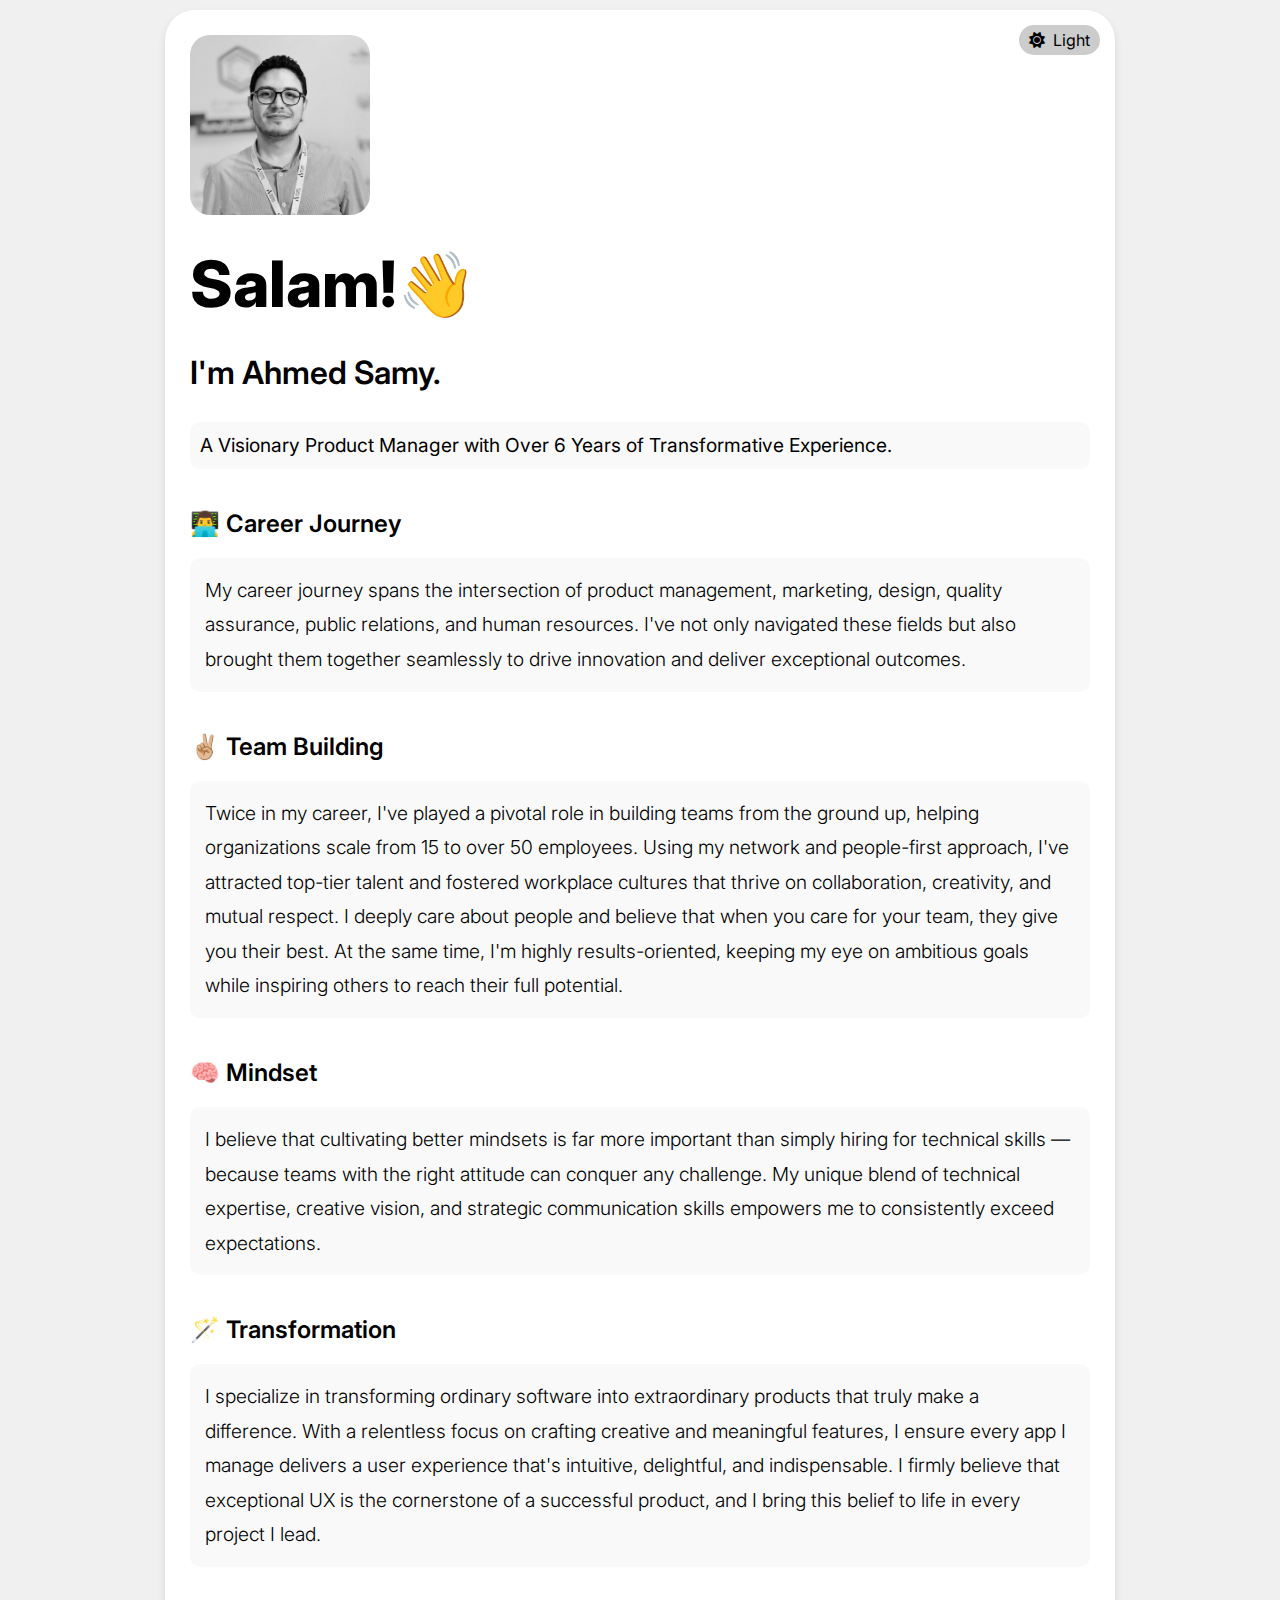
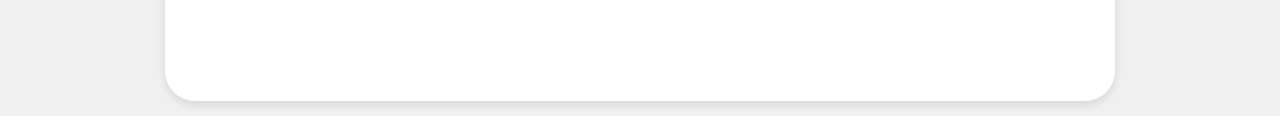
<file: index.html>
<!DOCTYPE html>
<html lang="en">
<head>
    <meta charset="UTF-8">
    <meta name="viewport" content="width=device-width, initial-scale=1.0">

    <!-- Page Title -->
    <title>Ahmed Samy - Portfolio</title>

    <!-- Meta Data -->
    <meta name="description" content="Portfolio of Ahmed Samy, a visionary Product Manager with over 6 years of transformative experience.">
    <meta name="keywords" content="Ahmed Samy, Product Manager, Portfolio, Innovation, Team Building">
    <meta name="author" content="Ahmed Samy">
    <!-- Favicon -->
    <link rel="icon" href="favicon.png" type="image/png">
    <!-- Import Inter font -->
    <link href="https://fonts.googleapis.com/css2?family=Inter:wght@300;400;600;800&display=swap" rel="stylesheet">
    <!-- Your other links here --> 
    <meta charset="UTF-8">
    <meta name="viewport" content="width=device-width, initial-scale=1.0">
    <title>Ahmed Samy - Portfolio</title>
  
  <!-- Import Inter font -->
  <link href="https://fonts.googleapis.com/css2?family=Inter:wght@300;400;600;800&display=swap" rel="stylesheet">
  <!-- Main stylesheet -->
  <link rel="stylesheet" href="src/styles/style.css">
  <!-- Font Awesome for icons -->
  <link rel="stylesheet" href="https://cdnjs.cloudflare.com/ajax/libs/font-awesome/6.4.2/css/all.min.css">
</head>
<body>
  <div class="page-container">
    <div class="container">
      <!-- Dark/Light Mode Toggle -->
      <div class="mode-toggle">
        <input type="checkbox" id="mode-switch">
        <label for="mode-switch" class="toggle-label">
          <span class="toggle-icon"><i class="fas fa-sun"></i></span>
          <span class="toggle-text">Light</span>
        </label>
      </div>
      
      <div class="profile-container bounce">
        <img src="src/Images/Personalphoto.jpeg" alt="Ahmed Samy" class="profile-img">
      </div>
      <h1 class="bounce">Salam!<span class="hand">👋</span></h1>
      <h2 class="typewriter" data-text="I'm Ahmed Samy."></h2>
      <p class="who-am-i">
        A Visionary <span class="highlight">Product Manager</span> with Over 6 Years of Transformative Experience.
      </p>
      
      <h3 class="section-title">👨‍💻 Career Journey</h3>
      <div class="description-box" data-text="My career journey spans the intersection of product management, marketing, design, quality assurance, public relations, and human resources. I've not only navigated these fields but also brought them together seamlessly to drive innovation and deliver exceptional outcomes."></div>
      
      <h3 class="section-title">✌🏼 Team Building</h3>
      <div class="description-box" data-text="Twice in my career, I've played a pivotal role in building teams from the ground up, helping organizations scale from 15 to over 50 employees. Using my network and people-first approach, I've attracted top-tier talent and fostered workplace cultures that thrive on collaboration, creativity, and mutual respect. I deeply care about people and believe that when you care for your team, they give you their best. At the same time, I'm highly results-oriented, keeping my eye on ambitious goals while inspiring others to reach their full potential."></div>
      
      <h3 class="section-title">🧠 Mindset</h3>
      <div class="description-box" data-text="I believe that cultivating better mindsets is far more important than simply hiring for technical skills — because teams with the right attitude can conquer any challenge. My unique blend of technical expertise, creative vision, and strategic communication skills empowers me to consistently exceed expectations."></div>
      
      <h3 class="section-title">🪄 Transformation</h3>
      <div class="description-box" data-text="I specialize in transforming ordinary software into extraordinary products that truly make a difference. With a relentless focus on crafting creative and meaningful features, I ensure every app I manage delivers a user experience that's intuitive, delightful, and indispensable. I firmly believe that exceptional UX is the cornerstone of a successful product, and I bring this belief to life in every project I lead."></div>
    </div>
  
    <!-- Footer Section -->
    <div class="footer scroll-reveal">
      <div class="social-links">
        <a href="https://www.instagram.com/ahmed.sa.samy" target="_blank"><i class="fab fa-instagram"></i></a>
        <a href="https://x.com/ahmed_sa_samy" target="_blank"><i class="fab fa-x-twitter"></i></a>
        <a href="https://www.facebook.com/ahmed.sa.samy" target="_blank"><i class="fab fa-facebook"></i></a>
        <a href="https://www.linkedin.com/in/ahmedssamy" target="_blank"><i class="fab fa-linkedin"></i></a>
        <a href="mailto:a@asamy.net"><i class="fas fa-envelope"></i></a>
      </div>
      <p class="copyrights">
        All rights reserved @asamy.net 2025
      </p>
    </div>
  </div>
  <script src="src/styles/script.js"></script>
</body>
</html>
</file>
<file: src/styles/style.css>
/* Import Inter font */
@import url('https://fonts.googleapis.com/css2?family=Inter:wght@300;400;600;800&display=swap');

/* Global Styles */
* {
  margin: 0;
  padding: 0;
  box-sizing: border-box;
}

body {
  font-family: 'Inter', sans-serif;
  background-color: #f0f0f0; /* Light background */
  color: #000000;
  display: flex;
  justify-content: center;
  align-items: center;
  min-height: 100vh;
  padding: 0;
  overflow-y: auto;
  transition: background-color 0.3s ease, color 0.3s ease;
}

body.dark-mode {
  background-color: #000000;
  color: #e0e0e0;
}

/* Page Container */
.page-container {
  background-color: #ffffff;
  border-radius: 30px;
  padding: 5px;
  box-shadow: 0 4px 8px rgba(0,0,0,0.1);
  width: 100%;
  max-width: 950px;
  margin: 10px;
  display: flex;
  flex-direction: column;
  transition: background-color 0.3s ease, box-shadow 0.3s ease;
}

.page-container.dark-mode {
  background-color: #1e1e1e;
  box-shadow: 0 4px 8px rgba(255,255,255,0.1);
}

/* Container & Toggle */
.container {
  position: relative;
  width: 100%;
  text-align: left;
  padding: 20px;
}

/* Mode Toggle */
.mode-toggle {
  position: absolute;
  top: 10px;
  right: 10px;
}

.mode-toggle input {
  display: none;
}

.toggle-label {
  display: flex;
  align-items: center;
  cursor: pointer;
  background-color: #ccc;
  padding: 5px 10px;
  border-radius: 20px;
  transition: background-color 0.3s ease;
}

.mode-toggle input:checked + .toggle-label {
  background-color: #333;
}

.toggle-label .toggle-icon {
  margin-right: 8px;
  transition: transform 0.3s ease;
}

.toggle-label:hover .toggle-icon {
  transform: scale(1.1);
}

.toggle-label .toggle-text {
  font-size: 1rem;
  color: #000;
  transition: color 0.3s ease;
}

.mode-toggle input:checked + .toggle-label .toggle-text {
  color: #fff;
}

/* Bounce Animation */
@keyframes bounce {
  0%, 20%, 50%, 80%, 100% { transform: translateY(0); }
  40% { transform: translateY(-20px); }
  60% { transform: translateY(-10px); }
}
.bounce {
  animation: bounce 1s ease;
}

/* Hand Emoji Wave Animation */
@keyframes wave {
  0% { transform: rotate(0deg); }
  15% { transform: rotate(14deg); }
  30% { transform: rotate(-8deg); }
  40% { transform: rotate(14deg); }
  50% { transform: rotate(-4deg); }
  60% { transform: rotate(10deg); }
  70% { transform: rotate(0deg); }
  100% { transform: rotate(0deg); }
}
.hand {
  display: inline-block;
  transform-origin: bottom center;
  animation: wave 2s ease-in-out infinite;
}

/* Typewriter Effect Styling for h2 */
.typewriter {
  font-size: 2rem;
  font-weight: 600;
  margin-bottom: 20px;
  min-height: 2.5rem;
}

/* Fade-in for typewriter element */
.fade-in {
  opacity: 0;
  transform: translateY(20px);
  transition: opacity 2s ease-out, transform 2s ease-out;
}
.fade-in.visible {
  opacity: 1;
  transform: translateY(0);
}

.scroll-reveal {
  opacity: 0;
  transform: translateY(20px);
  transition: opacity 0.6s ease-out, transform 0.6s ease-out;
}
.scroll-reveal.visible {
  opacity: 1;
  transform: translateY(0);
}

/* Profile Image (Grayscale to Color on Hover) */
.profile-container {
  display: flex;
  justify-content: left;
  align-items: center;
  margin-bottom: 30px;
}

.profile-img {
  width: 180px;
  height: 180px;
  border-radius: 20px;
  border: 0;
  filter: grayscale(100%);
  transition: transform 0.3s ease-in-out, filter 0.3s ease-in-out;
}

.profile-img:hover {
  filter: grayscale(0%);
  transform: scale(1.05);
}

/* Headings */
h1 {
  font-size: 4rem;
  font-weight: 800;
  margin-bottom: 10px;
  margin-top: 10px;

}

h2 {
  padding-bottom: 10px;
  padding-top: 20px;
}

h3 {
  padding-bottom: 10px;
  padding-top: 20px;
}

/* Who Am I Section */
.who-am-i {
  font-size: 1.2rem;
  font-weight: 400;
  line-height: 1.4;
  margin-bottom: 10px;
  /* color in light */
  background-color: #f9f9f9;
  border-radius: 10px;
  padding: 10px;
  transition: background-color 0.3s ease, color 0.3s ease;
}

body.dark-mode .who-am-i {
  /* color in dark */
  background-color: #2a2a2a;
  color: #e0e0e0;
}

/* Section Titles */
.section-title {
  font-size: 1.5rem;
  font-weight: 600;
  margin-top: 20px;
  margin-bottom: 10px;
  cursor: pointer;
  transition: font-size 0.3s ease;
}
.section-title.active {
  font-size: 1.8rem;
}

/* Description Box (open by default, will fade in) */
.description-box {
  background-color: #f9f9f9;
  border-radius: 10px;
  padding: 15px;
  margin-bottom: 10px;
  font-size: 1.2rem;
  font-weight: 300;
  line-height: 1.8;
  /* max-width: 870px; */
  transition: background-color 0.3s ease, color 0.3s ease;
}

/* Fade-in effect for description boxes */
.description-box.fade-in {
  opacity: 0;
  transform: translateY(20px);
  transition: opacity 2s ease-out, transform 2s ease-out;
}
.description-box.fade-in.visible {
  opacity: 1;
  transform: translateY(0);
}

body.dark-mode .description-box {
  background-color: #2a2a2a;
  color: #e0e0e0;
}

/* Footer */
.footer {
  display: flex;
  flex-direction: column;
  align-items: center;
  justify-content: center;
  width: 100%;
  padding-top: 10px;
  margin-top: auto;
  padding-bottom: 10px;
}

.social-links {
  display: flex;
  gap: 15px;
  justify-content: center;
  padding: 10px 0;
  flex-wrap: wrap;
  width: 100%;
}

.social-links a {
  text-decoration: none;
  display: flex;
  align-items: center;
}

.social-links i {
  font-size: 30px;
  color: #6e6e6e;
  transition: color 0.3s ease-in-out, transform 0.3s ease-in-out;
}

.social-links a:hover i {
  color: #0042D7;
  transform: scale(1.2);
}

.copyrights {
  font-size: 1rem;
  font-weight: 300;
  color: #a3a3a3;
  line-height: 1.8;
  text-align: center;
  width: 100%;
}

/* Responsive Design */
@media (max-width: 768px) {
  body {
    text-align: left;
    padding-bottom: 5px;
  }
  .container {
    padding: 10px;
  }
  h1 {
    font-size: 3rem;
  }
  .profile-container {
    width: 200px;
    height: 200px;
    border-radius: 20px;
    overflow: hidden;
    position: relative;
    margin-bottom: 30px;
  }
  .profile-img {
    width: 100%;
    height: 100%;
    object-fit: cover;
    object-position: center;
    transition: transform 0.3s ease-in-out, filter 0.3s ease-in-out;
  }
  .profile-img:hover {
    transform: scale(2) translateY(13%);
  }
  .social-links {
    justify-content: center;
    padding: 5px 0;
  }
}

/* Highlight Text */
.highlight {
  background: linear-gradient(to bottom, transparent 100%, #ffdb4a 20px);
  padding: 0px 0;
  border-radius: 3px;
  display: inline;
}
</file>
